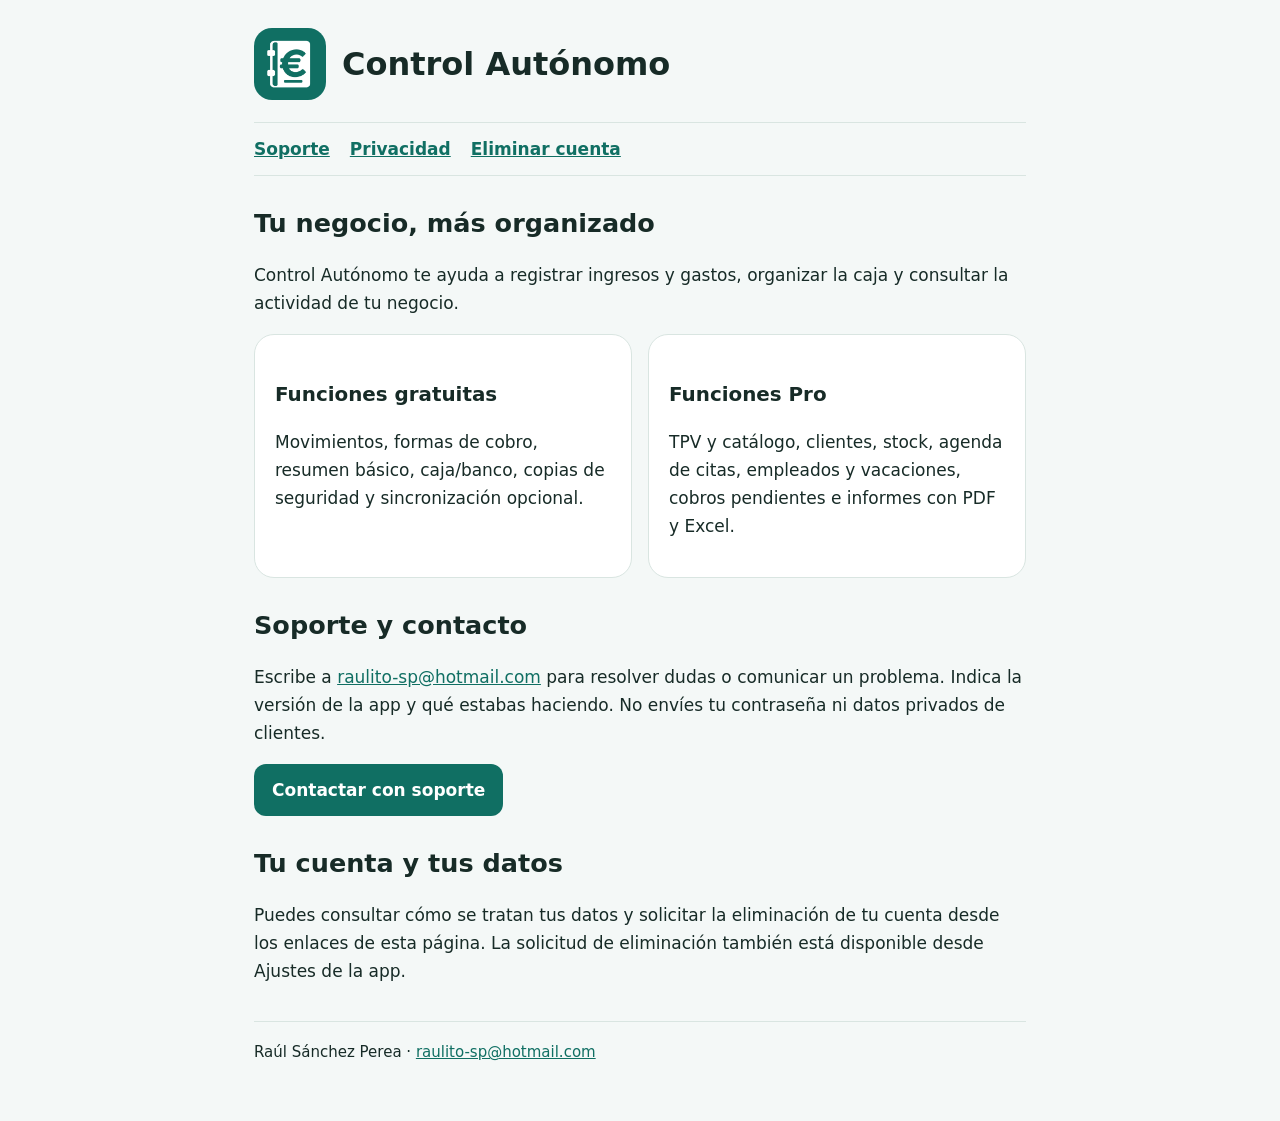
<file: index.html>
<!doctype html>
<html lang="es"><head><meta charset="utf-8"><meta name="viewport" content="width=device-width,initial-scale=1"><meta name="description" content="Ayuda, contacto, privacidad y eliminación de cuenta de Control Autónomo."><meta name="theme-color" content="#106F63"><title>Control Autónomo · Soporte</title><link rel="icon" href="icono-512.png"><link rel="stylesheet" href="estilos.css"></head><body><main><header><img src="icono-512.png" alt="" width="72" height="72"><h1>Control Autónomo</h1></header><nav aria-label="Ayuda y privacidad"><a href="index.html">Soporte</a><a href="privacidad.html">Privacidad</a><a href="eliminar-cuenta.html">Eliminar cuenta</a></nav><h2>Tu negocio, más organizado</h2><p>Control Autónomo te ayuda a registrar ingresos y gastos, organizar la caja y consultar la actividad de tu negocio.</p><div class="cards"><section class="card"><h3>Funciones gratuitas</h3><p>Movimientos, formas de cobro, resumen básico, caja/banco, copias de seguridad y sincronización opcional.</p></section><section class="card"><h3>Funciones Pro</h3><p>TPV y catálogo, clientes, stock, agenda de citas, empleados y vacaciones, cobros pendientes e informes con PDF y Excel.</p></section></div><h2>Soporte y contacto</h2><p>Escribe a <a href="mailto:raulito-sp@hotmail.com">raulito-sp@hotmail.com</a> para resolver dudas o comunicar un problema. Indica la versión de la app y qué estabas haciendo. No envíes tu contraseña ni datos privados de clientes.</p><p><a class="button" href="mailto:raulito-sp@hotmail.com?subject=Consulta%20Control%20Aut%C3%B3nomo">Contactar con soporte</a></p><h2>Tu cuenta y tus datos</h2><p>Puedes consultar cómo se tratan tus datos y solicitar la eliminación de tu cuenta desde los enlaces de esta página. La solicitud de eliminación también está disponible desde Ajustes de la app.</p><footer>Raúl Sánchez Perea · <a href="mailto:raulito-sp@hotmail.com">raulito-sp@hotmail.com</a></footer></main></body></html>
</file>
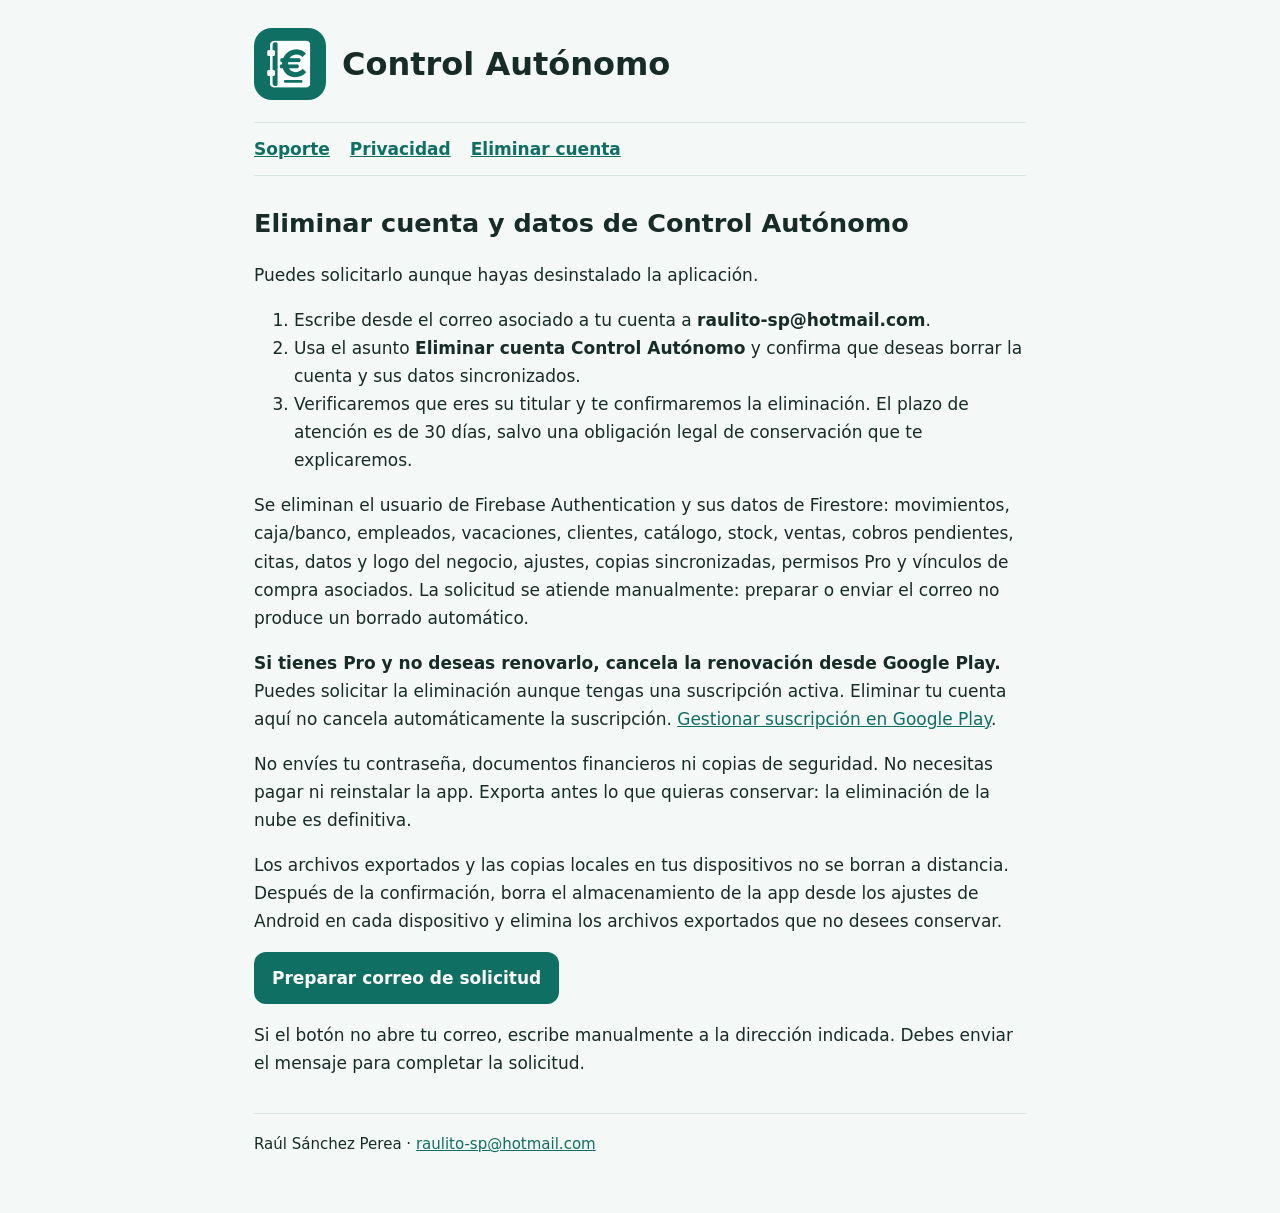
<file: eliminar-cuenta.html>
<!doctype html>
<html lang="es"><head><meta charset="utf-8"><meta name="viewport" content="width=device-width,initial-scale=1"><meta name="description" content="Solicita la eliminación de tu cuenta y datos de Control Autónomo, incluso sin tener la aplicación instalada."><meta name="theme-color" content="#106F63"><title>Eliminar cuenta · Control Autónomo</title><link rel="icon" href="icono-512.png"><link rel="stylesheet" href="estilos.css"></head><body><main><header><img src="icono-512.png" alt="" width="72" height="72"><h1>Control Autónomo</h1></header><nav aria-label="Ayuda y privacidad"><a href="index.html">Soporte</a><a href="privacidad.html">Privacidad</a><a href="eliminar-cuenta.html">Eliminar cuenta</a></nav><h2>Eliminar cuenta y datos de Control Autónomo</h2><p>Puedes solicitarlo aunque hayas desinstalado la aplicación.</p>
<ol><li>Escribe desde el correo asociado a tu cuenta a <strong>raulito-sp@hotmail.com</strong>.</li><li>Usa el asunto <strong>Eliminar cuenta Control Autónomo</strong> y confirma que deseas borrar la cuenta y sus datos sincronizados.</li><li>Verificaremos que eres su titular y te confirmaremos la eliminación. El plazo de atención es de 30 días, salvo una obligación legal de conservación que te explicaremos.</li></ol>
<p>Se eliminan el usuario de Firebase Authentication y sus datos de Firestore: movimientos, caja/banco, empleados, vacaciones, clientes, catálogo, stock, ventas, cobros pendientes, citas, datos y logo del negocio, ajustes, copias sincronizadas, permisos Pro y vínculos de compra asociados. La solicitud se atiende manualmente: preparar o enviar el correo no produce un borrado automático.</p>
<p><strong>Si tienes Pro y no deseas renovarlo, cancela la renovación desde Google Play.</strong> Puedes solicitar la eliminación aunque tengas una suscripción activa. Eliminar tu cuenta aquí no cancela automáticamente la suscripción. <a href="https://play.google.com/store/account/subscriptions?sku=control_autonomo_pro&amp;package=com.obreriyo.controlautonomo">Gestionar suscripción en Google Play</a>.</p><p>No envíes tu contraseña, documentos financieros ni copias de seguridad. No necesitas pagar ni reinstalar la app. Exporta antes lo que quieras conservar: la eliminación de la nube es definitiva.</p>
<p>Los archivos exportados y las copias locales en tus dispositivos no se borran a distancia. Después de la confirmación, borra el almacenamiento de la app desde los ajustes de Android en cada dispositivo y elimina los archivos exportados que no desees conservar.</p>
<p><a class="button" href="mailto:raulito-sp@hotmail.com?subject=Eliminar%20cuenta%20Control%20Aut%C3%B3nomo">Preparar correo de solicitud</a></p><p>Si el botón no abre tu correo, escribe manualmente a la dirección indicada. Debes enviar el mensaje para completar la solicitud.</p><footer>Raúl Sánchez Perea · <a href="mailto:raulito-sp@hotmail.com">raulito-sp@hotmail.com</a></footer></main></body></html>
</file>
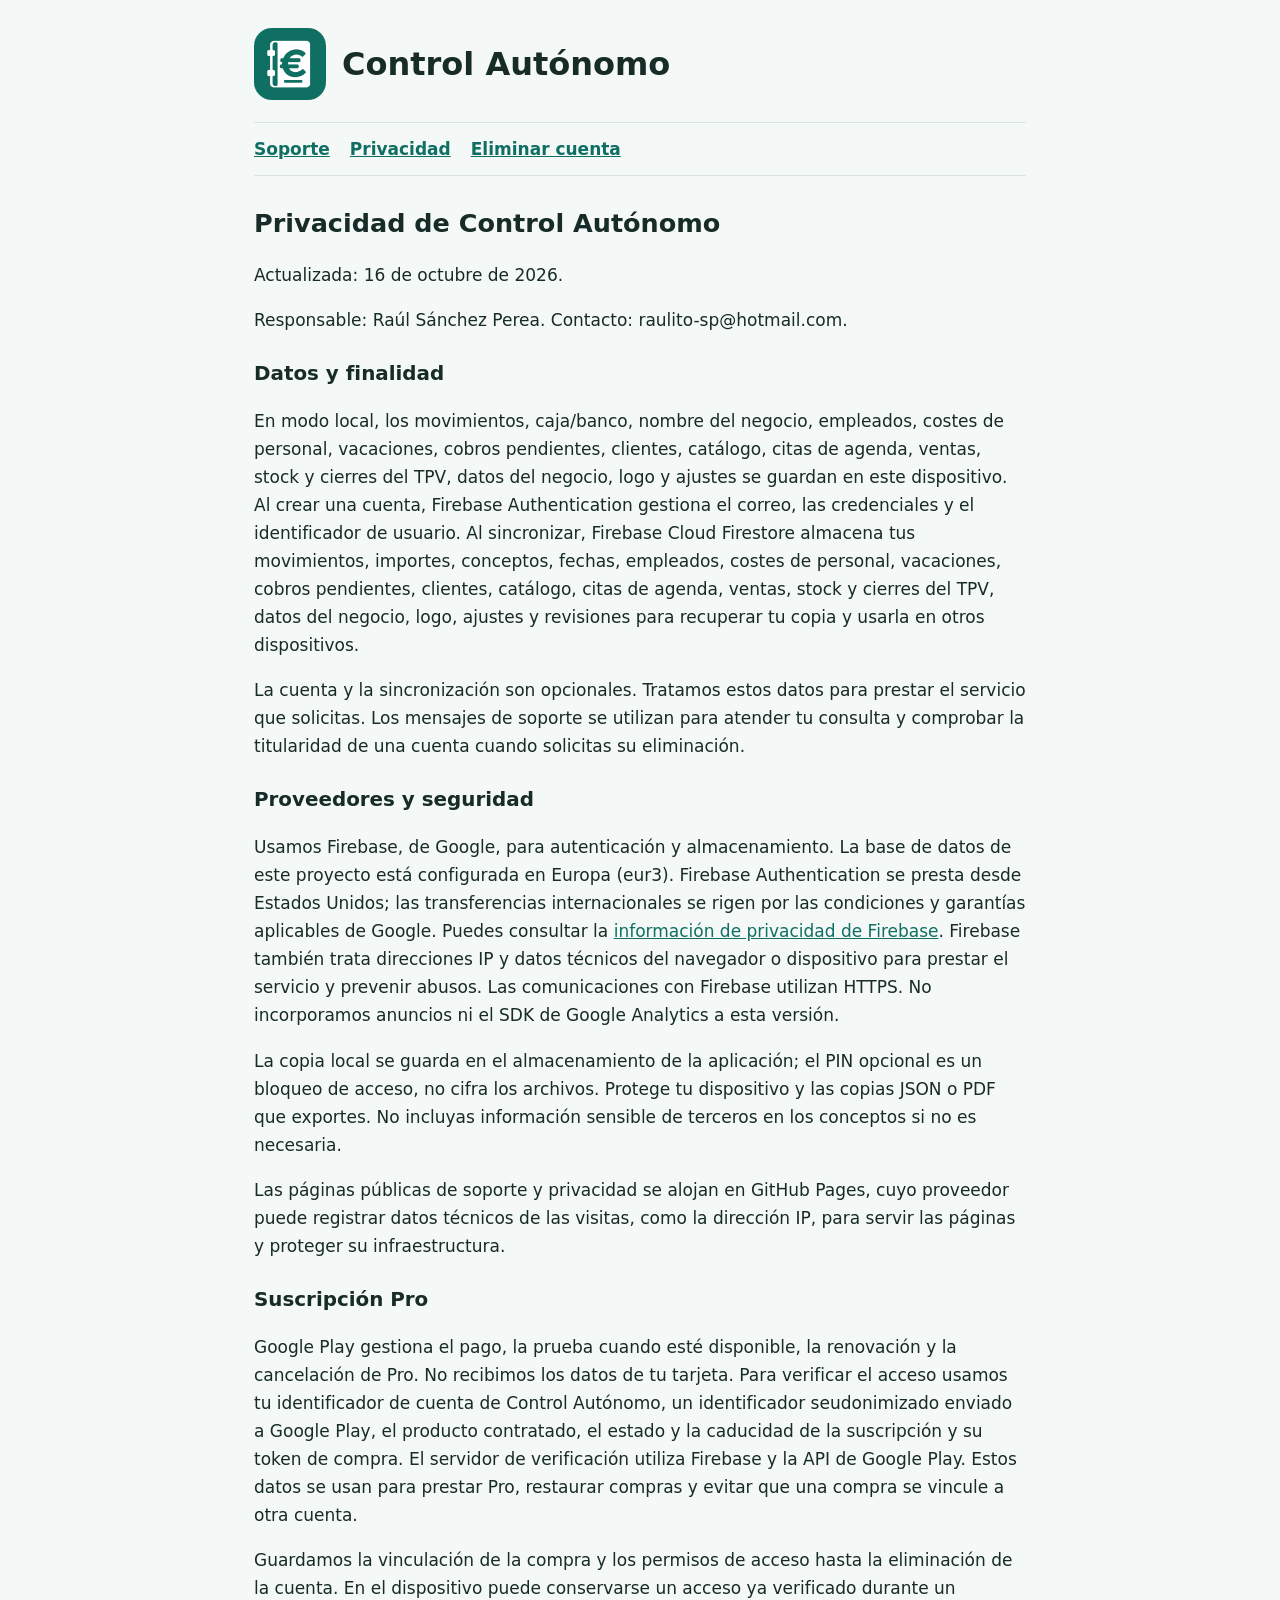
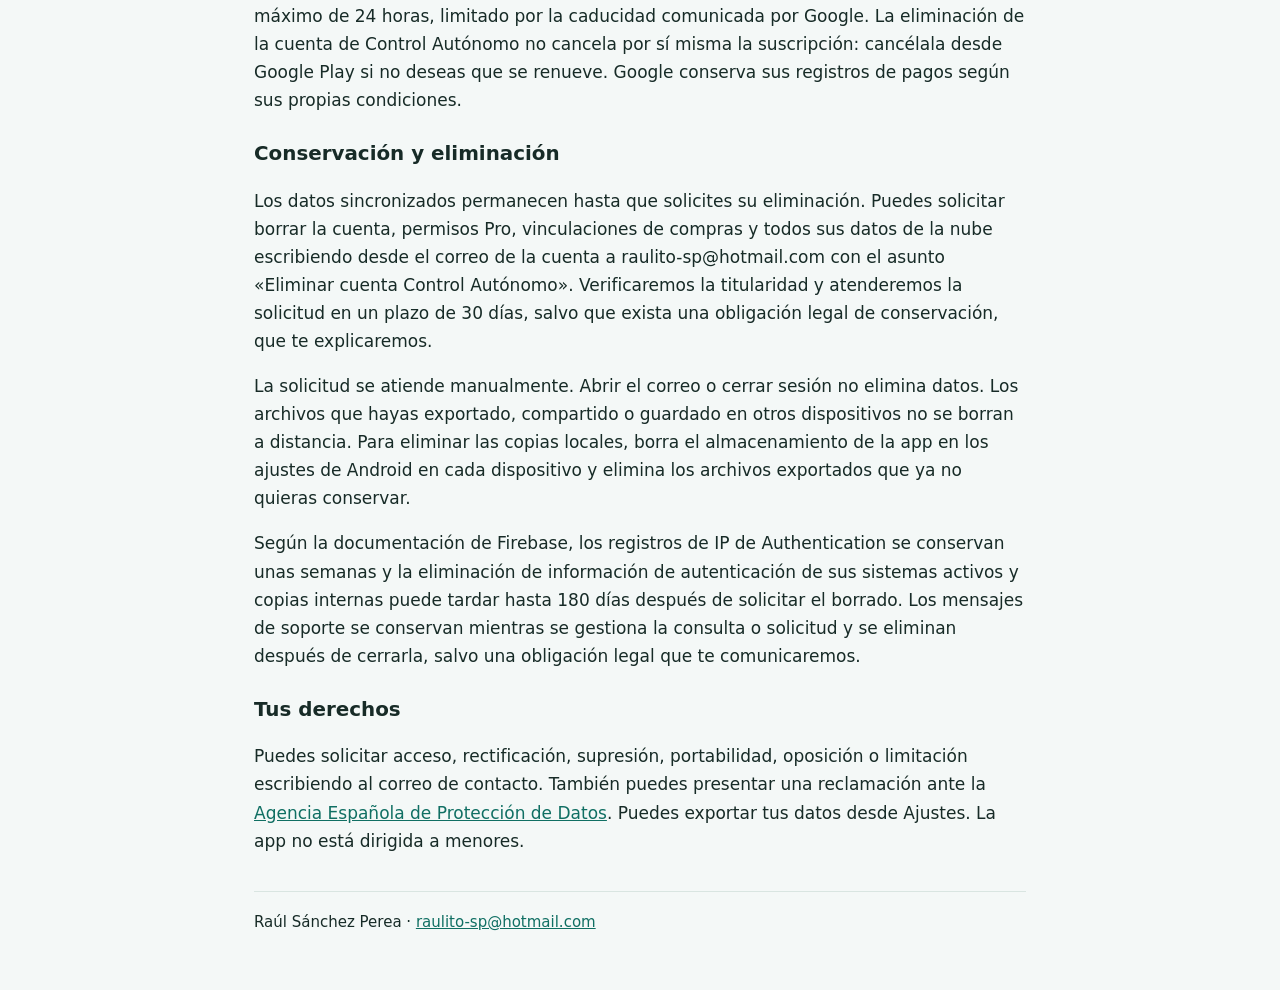
<file: privacidad.html>
<!doctype html>
<html lang="es"><head><meta charset="utf-8"><meta name="viewport" content="width=device-width,initial-scale=1"><meta name="description" content="Información sobre datos, sincronización, suscripción y derechos en Control Autónomo."><meta name="theme-color" content="#106F63"><title>Privacidad · Control Autónomo</title><link rel="icon" href="icono-512.png"><link rel="stylesheet" href="estilos.css"></head><body><main><header><img src="icono-512.png" alt="" width="72" height="72"><h1>Control Autónomo</h1></header><nav aria-label="Ayuda y privacidad"><a href="index.html">Soporte</a><a href="privacidad.html">Privacidad</a><a href="eliminar-cuenta.html">Eliminar cuenta</a></nav><h2>Privacidad de Control Autónomo</h2><p>Actualizada: 16 de octubre de 2026.</p>
<p>Responsable: Raúl Sánchez Perea. Contacto: raulito-sp@hotmail.com.</p>
<h3>Datos y finalidad</h3><p>En modo local, los movimientos, caja/banco, nombre del negocio, empleados, costes de personal, vacaciones, cobros pendientes, clientes, catálogo, citas de agenda, ventas, stock y cierres del TPV, datos del negocio, logo y ajustes se guardan en este dispositivo. Al crear una cuenta, Firebase Authentication gestiona el correo, las credenciales y el identificador de usuario. Al sincronizar, Firebase Cloud Firestore almacena tus movimientos, importes, conceptos, fechas, empleados, costes de personal, vacaciones, cobros pendientes, clientes, catálogo, citas de agenda, ventas, stock y cierres del TPV, datos del negocio, logo, ajustes y revisiones para recuperar tu copia y usarla en otros dispositivos.</p>
<p>La cuenta y la sincronización son opcionales. Tratamos estos datos para prestar el servicio que solicitas. Los mensajes de soporte se utilizan para atender tu consulta y comprobar la titularidad de una cuenta cuando solicitas su eliminación.</p>
<h3>Proveedores y seguridad</h3><p>Usamos Firebase, de Google, para autenticación y almacenamiento. La base de datos de este proyecto está configurada en Europa (eur3). Firebase Authentication se presta desde Estados Unidos; las transferencias internacionales se rigen por las condiciones y garantías aplicables de Google. Puedes consultar la <a href="https://firebase.google.com/support/privacy">información de privacidad de Firebase</a>. Firebase también trata direcciones IP y datos técnicos del navegador o dispositivo para prestar el servicio y prevenir abusos. Las comunicaciones con Firebase utilizan HTTPS. No incorporamos anuncios ni el SDK de Google Analytics a esta versión.</p>
<p>La copia local se guarda en el almacenamiento de la aplicación; el PIN opcional es un bloqueo de acceso, no cifra los archivos. Protege tu dispositivo y las copias JSON o PDF que exportes. No incluyas información sensible de terceros en los conceptos si no es necesaria.</p>
<p>Las páginas públicas de soporte y privacidad se alojan en GitHub Pages, cuyo proveedor puede registrar datos técnicos de las visitas, como la dirección IP, para servir las páginas y proteger su infraestructura.</p>
<h3>Suscripción Pro</h3><p>Google Play gestiona el pago, la prueba cuando esté disponible, la renovación y la cancelación de Pro. No recibimos los datos de tu tarjeta. Para verificar el acceso usamos tu identificador de cuenta de Control Autónomo, un identificador seudonimizado enviado a Google Play, el producto contratado, el estado y la caducidad de la suscripción y su token de compra. El servidor de verificación utiliza Firebase y la API de Google Play. Estos datos se usan para prestar Pro, restaurar compras y evitar que una compra se vincule a otra cuenta.</p><p>Guardamos la vinculación de la compra y los permisos de acceso hasta la eliminación de la cuenta. En el dispositivo puede conservarse un acceso ya verificado durante un máximo de 24 horas, limitado por la caducidad comunicada por Google. La eliminación de la cuenta de Control Autónomo no cancela por sí misma la suscripción: cancélala desde Google Play si no deseas que se renueve. Google conserva sus registros de pagos según sus propias condiciones.</p><h3>Conservación y eliminación</h3><p>Los datos sincronizados permanecen hasta que solicites su eliminación. Puedes solicitar borrar la cuenta, permisos Pro, vinculaciones de compras y todos sus datos de la nube escribiendo desde el correo de la cuenta a raulito-sp@hotmail.com con el asunto «Eliminar cuenta Control Autónomo». Verificaremos la titularidad y atenderemos la solicitud en un plazo de 30 días, salvo que exista una obligación legal de conservación, que te explicaremos.</p>
<p>La solicitud se atiende manualmente. Abrir el correo o cerrar sesión no elimina datos. Los archivos que hayas exportado, compartido o guardado en otros dispositivos no se borran a distancia. Para eliminar las copias locales, borra el almacenamiento de la app en los ajustes de Android en cada dispositivo y elimina los archivos exportados que ya no quieras conservar.</p>
<p>Según la documentación de Firebase, los registros de IP de Authentication se conservan unas semanas y la eliminación de información de autenticación de sus sistemas activos y copias internas puede tardar hasta 180 días después de solicitar el borrado. Los mensajes de soporte se conservan mientras se gestiona la consulta o solicitud y se eliminan después de cerrarla, salvo una obligación legal que te comunicaremos.</p>
<h3>Tus derechos</h3><p>Puedes solicitar acceso, rectificación, supresión, portabilidad, oposición o limitación escribiendo al correo de contacto. También puedes presentar una reclamación ante la <a href="https://www.aepd.es/">Agencia Española de Protección de Datos</a>. Puedes exportar tus datos desde Ajustes. La app no está dirigida a menores.</p><footer>Raúl Sánchez Perea · <a href="mailto:raulito-sp@hotmail.com">raulito-sp@hotmail.com</a></footer></main></body></html>
</file>
<file: estilos.css>
*{box-sizing:border-box}html{color-scheme:light}body{font:17px/1.65 system-ui,sans-serif;margin:0;background:#f4f8f7;color:#172b27}main{max-width:820px;margin:auto;padding:28px 24px 56px}header{display:flex;align-items:center;gap:16px;margin-bottom:22px}header img{width:72px;height:72px;border-radius:18px;flex-shrink:0}h1{font-size:clamp(23px,5vw,32px);margin:0}h1,h2,h3{line-height:1.25}h2{margin-top:32px}h3{margin-top:28px}a{color:#106f63;overflow-wrap:anywhere}nav{display:flex;gap:12px 20px;flex-wrap:wrap;border-top:1px solid #d9e5e1;border-bottom:1px solid #d9e5e1;padding:12px 0}nav a{font-weight:600}p,li{overflow-wrap:anywhere}.button{display:inline-block;padding:12px 18px;border-radius:12px;background:#106f63;color:#fff;font-weight:650;text-decoration:none}.cards{display:grid;grid-template-columns:repeat(auto-fit,minmax(min(100%,270px),1fr));gap:16px}.card{background:white;padding:20px;border:1px solid #d9e5e1;border-radius:20px}.muted{color:#52685f;font-size:15px}footer{margin-top:36px;border-top:1px solid #d9e5e1;padding-top:18px;font-size:15px}a:focus-visible{outline:3px solid #106f63;outline-offset:4px}@media(max-width:380px){main{padding:20px 16px 40px}header{gap:12px}header img{width:56px;height:56px}}
</file>
